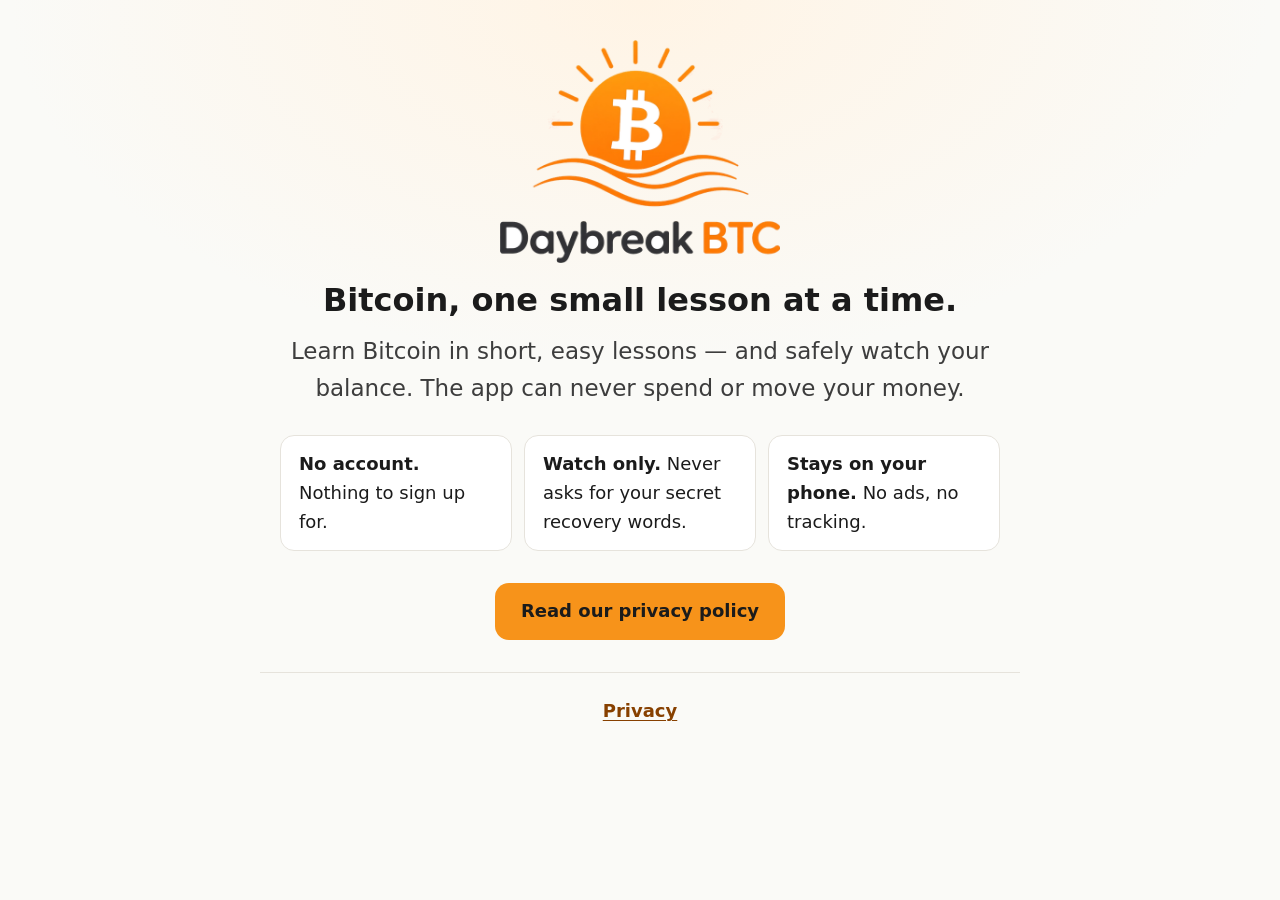
<file: index.html>
<!doctype html>
<html lang="en">
<head>
<meta charset="utf-8">
<meta name="viewport" content="width=device-width, initial-scale=1">
<title>Daybreak BTC — learn Bitcoin, simply</title>
<meta name="description" content="Daybreak BTC teaches you Bitcoin in short, easy lessons and lets you watch your balance. It can never spend or move your money.">
<link rel="icon" href="favicon.ico" sizes="16x16 32x32 48x48">
<link rel="icon" href="favicon-32.png" type="image/png" sizes="32x32">
<link rel="icon" href="icon-192.png" type="image/png" sizes="192x192">
<link rel="apple-touch-icon" href="apple-touch-icon.png">
<meta name="theme-color" content="#FFF4E5">
<link rel="stylesheet" href="styles.css">
</head>
<body class="home">
<main class="hero">
  <h1 class="logo"><img src="logo.png" alt="Daybreak BTC" width="280" height="223"></h1>
  <p class="tagline">Bitcoin, one small lesson at a time.</p>
  <p class="pitch">Learn Bitcoin in short, easy lessons — and safely watch your balance. The app can never spend or move your money.</p>
  <ul class="cards">
    <li><strong>No account.</strong> Nothing to sign up for.</li>
    <li><strong>Watch only.</strong> Never asks for your secret recovery words.</li>
    <li><strong>Stays on your phone.</strong> No ads, no tracking.</li>
  </ul>
  <a class="button" href="privacy/">Read our privacy policy</a>
</main>
<footer class="foot"><a href="privacy/">Privacy</a></footer>
</body>
</html>
</file>
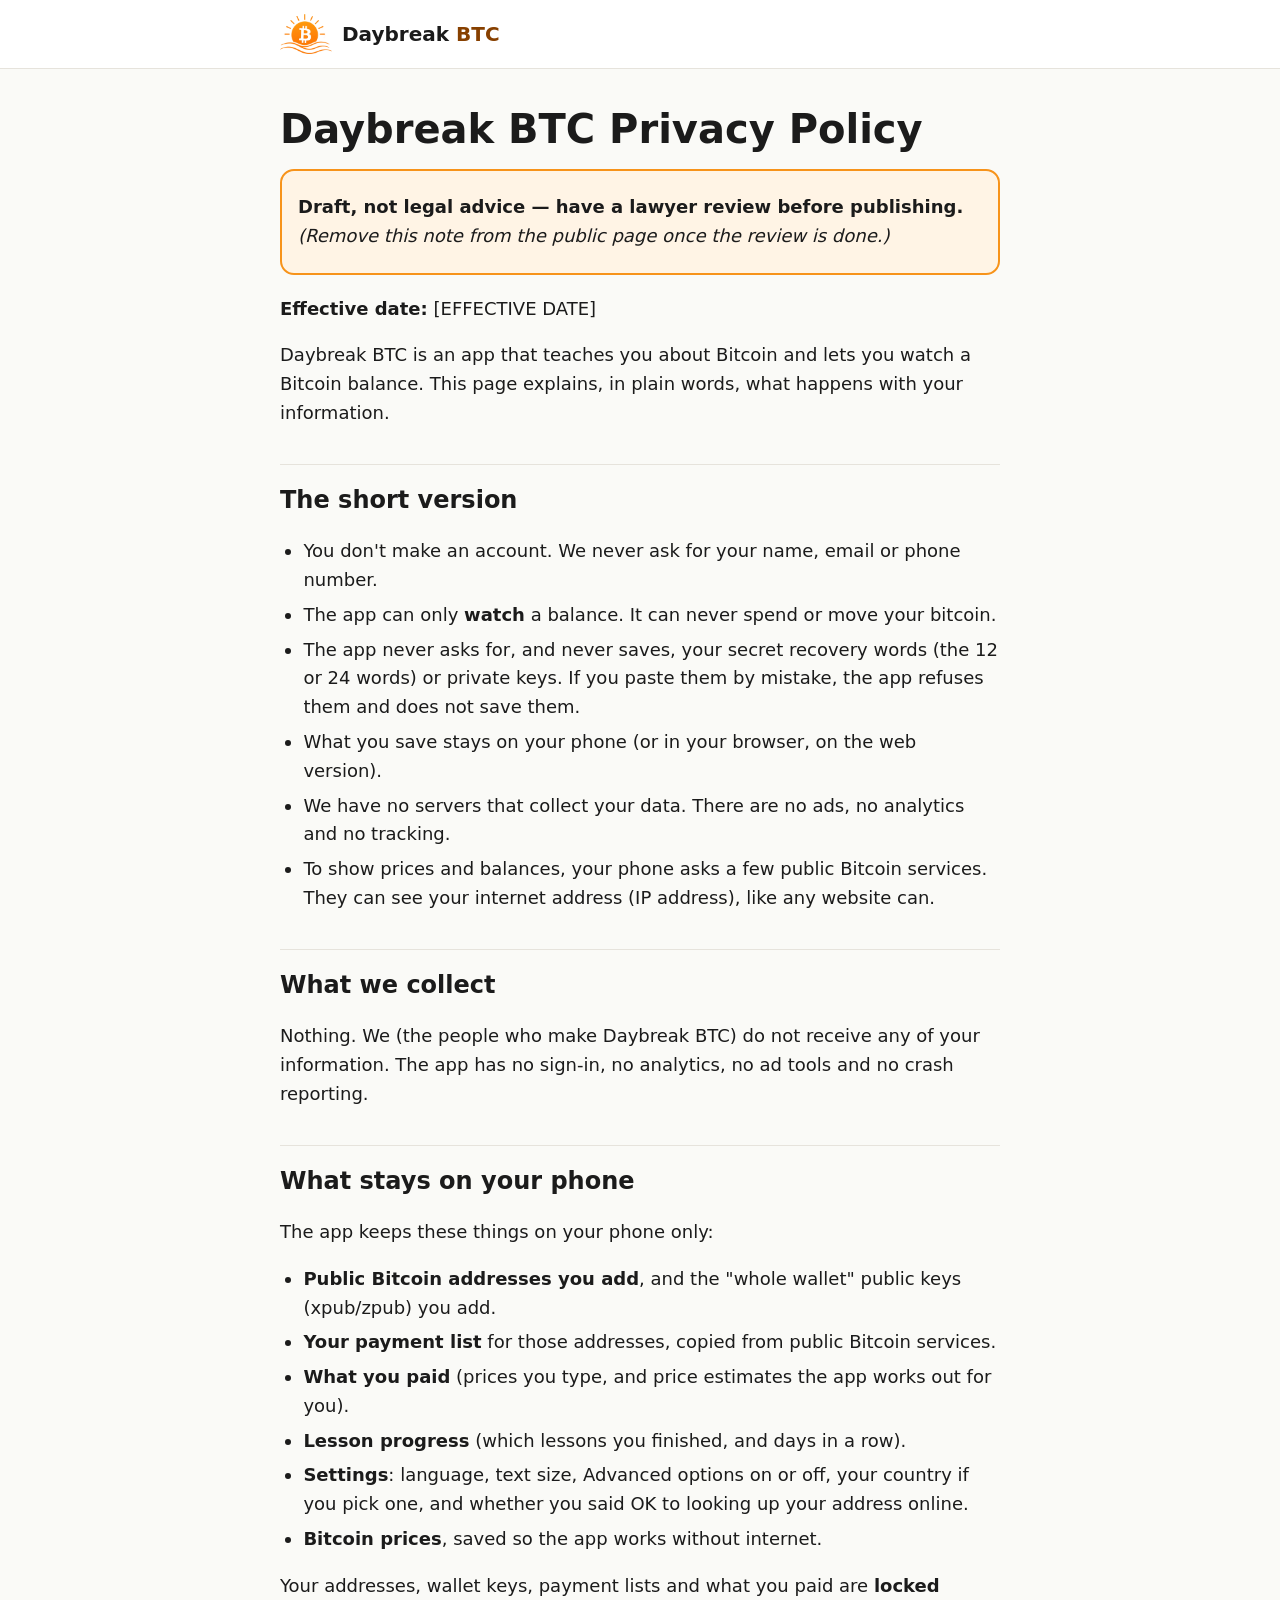
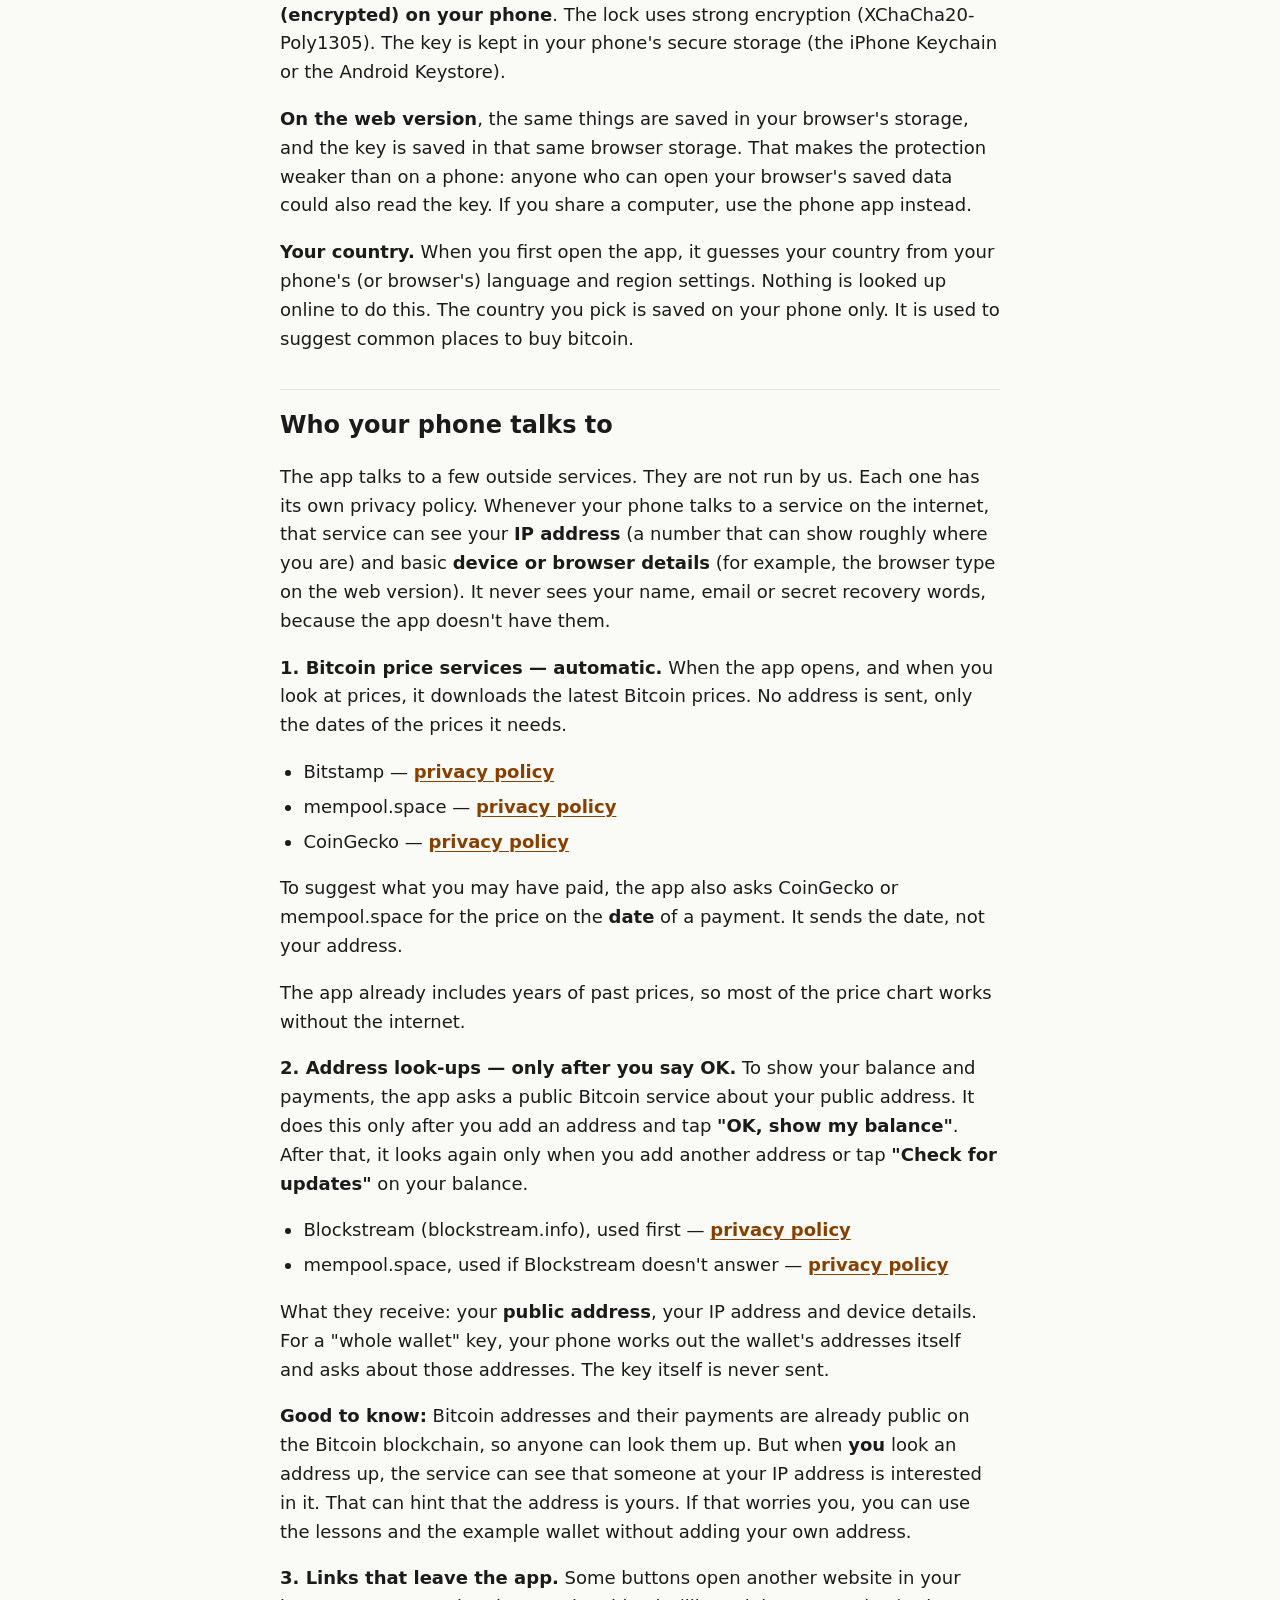
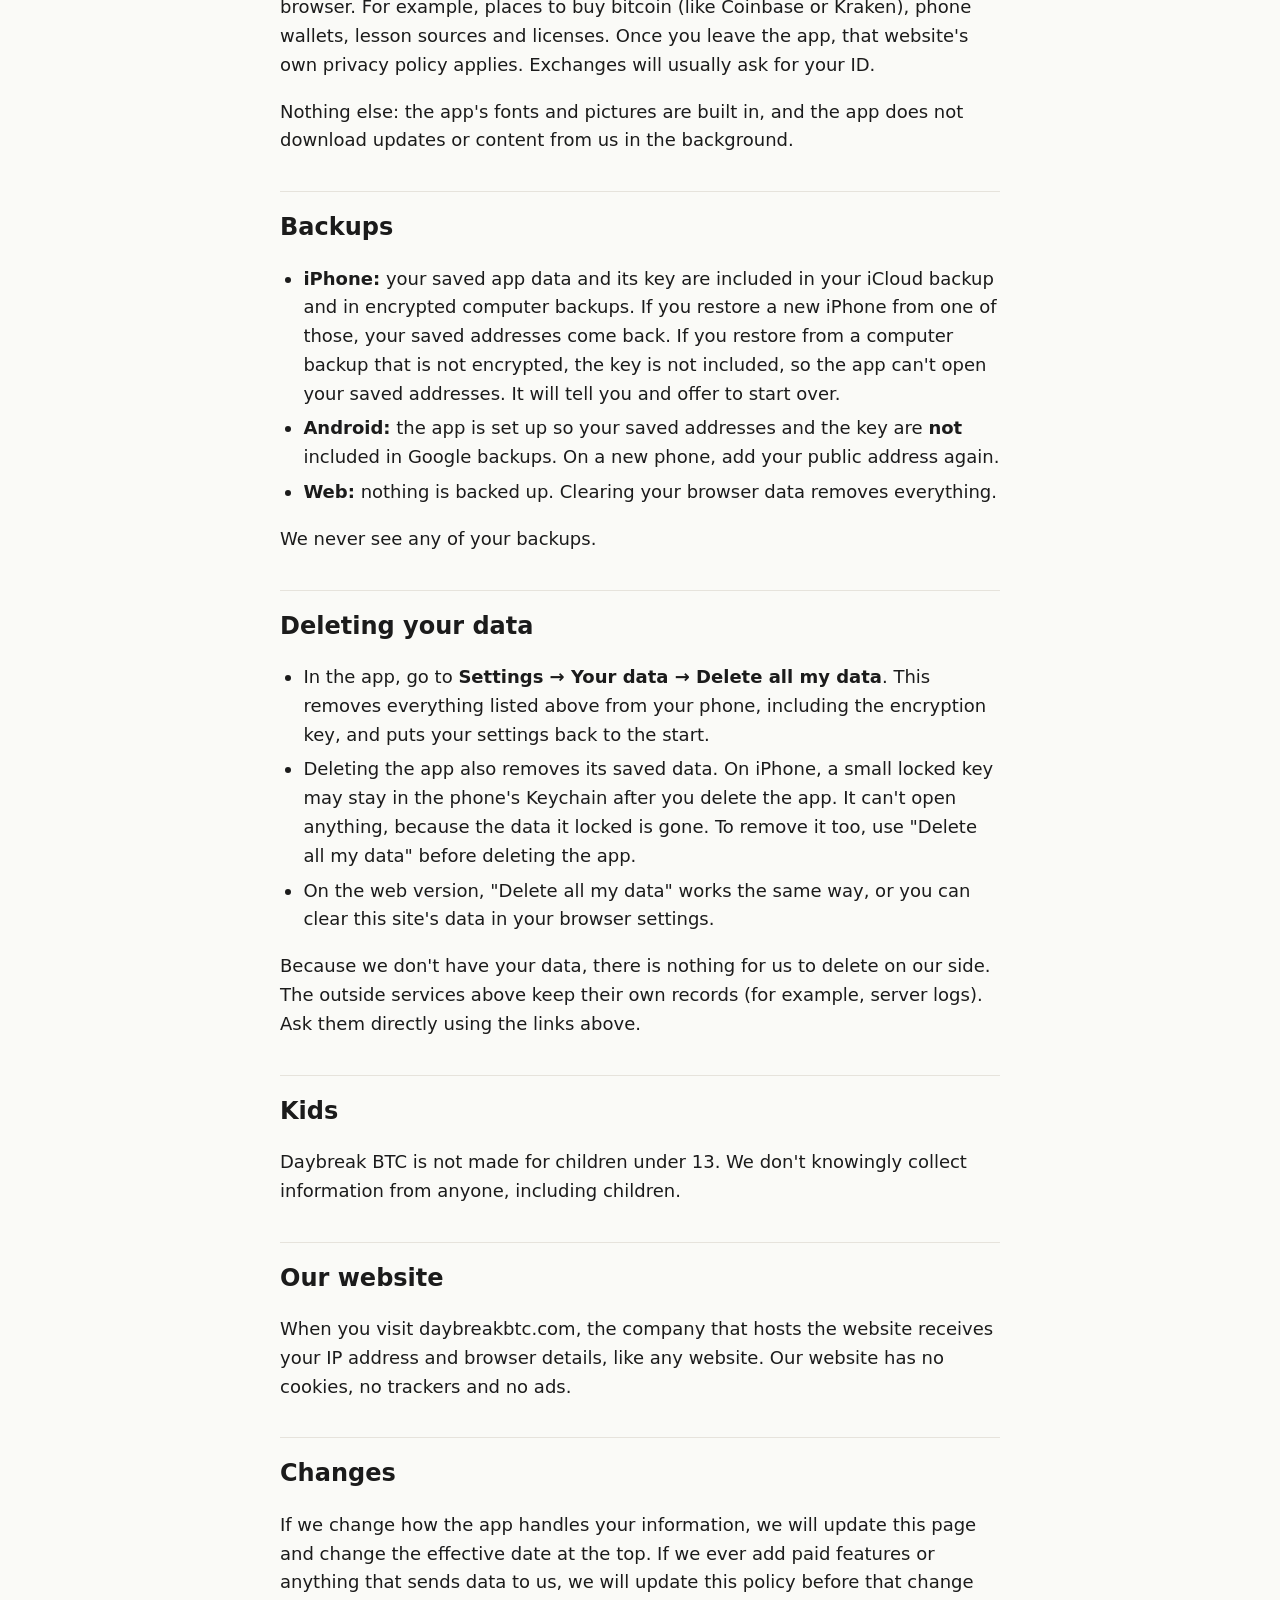
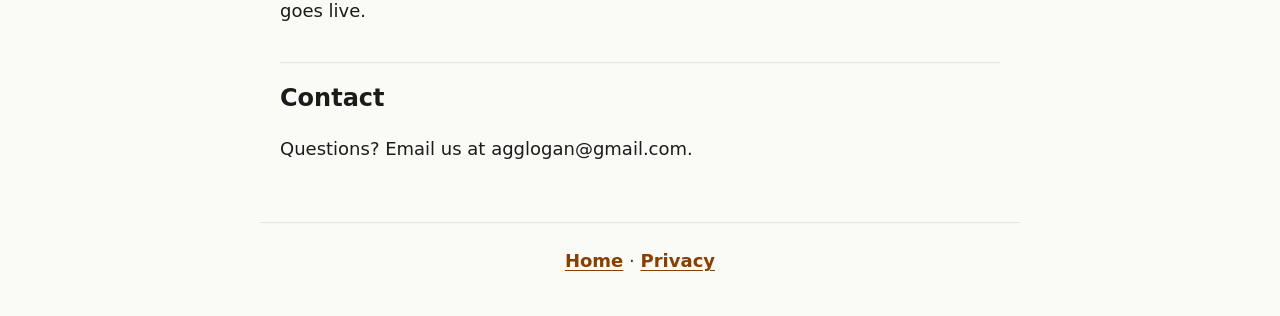
<file: privacy/index.html>
<!doctype html>
<html lang="en">
<head>
<meta charset="utf-8">
<meta name="viewport" content="width=device-width, initial-scale=1">
<title>Daybreak BTC Privacy Policy</title>
<meta name="description" content="How the Daybreak BTC app handles your information, in plain words.">
<link rel="icon" href="../favicon.ico" sizes="16x16 32x32 48x48">
<link rel="icon" href="../favicon-32.png" type="image/png" sizes="32x32">
<link rel="apple-touch-icon" href="../apple-touch-icon.png">
<link rel="stylesheet" href="../styles.css">
</head>
<body>
<!-- Generated from docs/privacy-policy.md by site/build_privacy.py. Edit the Markdown, then re-run. -->
<header class="bar"><a class="brand" href="../"><img src="../mark.png" alt="" width="52" height="40"> <span>Daybreak <span class="btc">BTC</span></span></a></header>
<main class="doc">
<h1>Daybreak BTC Privacy Policy</h1>
<aside class="draft" role="note">
<!-- REMOVE this draft note from the public page once a lawyer has reviewed the policy. -->
<p><strong>Draft, not legal advice — have a lawyer review before publishing.</strong><br>
<em>(Remove this note from the public page once the review is done.)</em></p>
</aside>
<p><strong>Effective date:</strong> [EFFECTIVE DATE]</p>
<p>Daybreak BTC is an app that teaches you about Bitcoin and lets you watch a Bitcoin balance. This page explains, in plain words, what happens with your information.</p>
<h2 id="the-short-version">The short version</h2>
<ul>
  <li>You don't make an account. We never ask for your name, email or phone number.</li>
  <li>The app can only <strong>watch</strong> a balance. It can never spend or move your bitcoin.</li>
  <li>The app never asks for, and never saves, your secret recovery words (the 12 or 24 words) or private keys. If you paste them by mistake, the app refuses them and does not save them.</li>
  <li>What you save stays on your phone (or in your browser, on the web version).</li>
  <li>We have no servers that collect your data. There are no ads, no analytics and no tracking.</li>
  <li>To show prices and balances, your phone asks a few public Bitcoin services. They can see your internet address (IP address), like any website can.</li>
</ul>
<h2 id="what-we-collect">What we collect</h2>
<p>Nothing. We (the people who make Daybreak BTC) do not receive any of your information. The app has no sign-in, no analytics, no ad tools and no crash reporting.</p>
<h2 id="what-stays-on-your-phone">What stays on your phone</h2>
<p>The app keeps these things on your phone only:</p>
<ul>
  <li><strong>Public Bitcoin addresses you add</strong>, and the "whole wallet" public keys (xpub/zpub) you add.</li>
  <li><strong>Your payment list</strong> for those addresses, copied from public Bitcoin services.</li>
  <li><strong>What you paid</strong> (prices you type, and price estimates the app works out for you).</li>
  <li><strong>Lesson progress</strong> (which lessons you finished, and days in a row).</li>
  <li><strong>Settings</strong>: language, text size, Advanced options on or off, your country if you pick one, and whether you said OK to looking up your address online.</li>
  <li><strong>Bitcoin prices</strong>, saved so the app works without internet.</li>
</ul>
<p>Your addresses, wallet keys, payment lists and what you paid are <strong>locked (encrypted) on your phone</strong>. The lock uses strong encryption (XChaCha20-Poly1305). The key is kept in your phone's secure storage (the iPhone Keychain or the Android Keystore).</p>
<p><strong>On the web version</strong>, the same things are saved in your browser's storage, and the key is saved in that same browser storage. That makes the protection weaker than on a phone: anyone who can open your browser's saved data could also read the key. If you share a computer, use the phone app instead.</p>
<p><strong>Your country.</strong> When you first open the app, it guesses your country from your phone's (or browser's) language and region settings. Nothing is looked up online to do this. The country you pick is saved on your phone only. It is used to suggest common places to buy bitcoin.</p>
<h2 id="who-your-phone-talks-to">Who your phone talks to</h2>
<p>The app talks to a few outside services. They are not run by us. Each one has its own privacy policy. Whenever your phone talks to a service on the internet, that service can see your <strong>IP address</strong> (a number that can show roughly where you are) and basic <strong>device or browser details</strong> (for example, the browser type on the web version). It never sees your name, email or secret recovery words, because the app doesn't have them.</p>
<p><strong>1. Bitcoin price services — automatic.</strong> When the app opens, and when you look at prices, it downloads the latest Bitcoin prices. No address is sent, only the dates of the prices it needs.</p>
<ul>
  <li>Bitstamp — <a href="https://www.bitstamp.net/privacy-policy/" rel="noopener noreferrer">privacy policy</a></li>
  <li>mempool.space — <a href="https://mempool.space/privacy-policy" rel="noopener noreferrer">privacy policy</a></li>
  <li>CoinGecko — <a href="https://www.coingecko.com/en/privacy" rel="noopener noreferrer">privacy policy</a></li>
</ul>
<p>To suggest what you may have paid, the app also asks CoinGecko or mempool.space for the price on the <strong>date</strong> of a payment. It sends the date, not your address.</p>
<p>The app already includes years of past prices, so most of the price chart works without the internet.</p>
<p><strong>2. Address look-ups — only after you say OK.</strong> To show your balance and payments, the app asks a public Bitcoin service about your public address. It does this only after you add an address and tap <strong>"OK, show my balance"</strong>. After that, it looks again only when you add another address or tap <strong>"Check for updates"</strong> on your balance.</p>
<ul>
  <li>Blockstream (blockstream.info), used first — <a href="https://blockstream.com/privacy/" rel="noopener noreferrer">privacy policy</a></li>
  <li>mempool.space, used if Blockstream doesn't answer — <a href="https://mempool.space/privacy-policy" rel="noopener noreferrer">privacy policy</a></li>
</ul>
<p>What they receive: your <strong>public address</strong>, your IP address and device details. For a "whole wallet" key, your phone works out the wallet's addresses itself and asks about those addresses. The key itself is never sent.</p>
<p><strong>Good to know:</strong> Bitcoin addresses and their payments are already public on the Bitcoin blockchain, so anyone can look them up. But when <strong>you</strong> look an address up, the service can see that someone at your IP address is interested in it. That can hint that the address is yours. If that worries you, you can use the lessons and the example wallet without adding your own address.</p>
<p><strong>3. Links that leave the app.</strong> Some buttons open another website in your browser. For example, places to buy bitcoin (like Coinbase or Kraken), phone wallets, lesson sources and licenses. Once you leave the app, that website's own privacy policy applies. Exchanges will usually ask for your ID.</p>
<p>Nothing else: the app's fonts and pictures are built in, and the app does not download updates or content from us in the background.</p>
<h2 id="backups">Backups</h2>
<ul>
  <li><strong>iPhone:</strong> your saved app data and its key are included in your iCloud backup and in encrypted computer backups. If you restore a new iPhone from one of those, your saved addresses come back. If you restore from a computer backup that is not encrypted, the key is not included, so the app can't open your saved addresses. It will tell you and offer to start over.</li>
  <li><strong>Android:</strong> the app is set up so your saved addresses and the key are <strong>not</strong> included in Google backups. On a new phone, add your public address again.</li>
  <li><strong>Web:</strong> nothing is backed up. Clearing your browser data removes everything.</li>
</ul>
<p>We never see any of your backups.</p>
<h2 id="deleting-your-data">Deleting your data</h2>
<ul>
  <li>In the app, go to <strong>Settings → Your data → Delete all my data</strong>. This removes everything listed above from your phone, including the encryption key, and puts your settings back to the start.</li>
  <li>Deleting the app also removes its saved data. On iPhone, a small locked key may stay in the phone's Keychain after you delete the app. It can't open anything, because the data it locked is gone. To remove it too, use "Delete all my data" before deleting the app.</li>
  <li>On the web version, "Delete all my data" works the same way, or you can clear this site's data in your browser settings.</li>
</ul>
<p>Because we don't have your data, there is nothing for us to delete on our side. The outside services above keep their own records (for example, server logs). Ask them directly using the links above.</p>
<h2 id="kids">Kids</h2>
<p>Daybreak BTC is not made for children under 13. We don't knowingly collect information from anyone, including children.</p>
<h2 id="our-website">Our website</h2>
<p>When you visit daybreakbtc.com, the company that hosts the website receives your IP address and browser details, like any website. Our website has no cookies, no trackers and no ads.</p>
<h2 id="changes">Changes</h2>
<p>If we change how the app handles your information, we will update this page and change the effective date at the top. If we ever add paid features or anything that sends data to us, we will update this policy before that change goes live.</p>
<h2 id="contact">Contact</h2>
<p>Questions? Email us at agglogan@gmail.com.</p>
</main>
<footer class="foot"><a href="../">Home</a> · <a href="./">Privacy</a></footer>
</body>
</html>
</file>
<file: styles.css>
/* Daybreak BTC site — colors from the app theme (src/theme/tokens.ts). No web fonts, no JS. */
:root {
  --brand: #F7931A;        /* Bitcoin orange: fills */
  --brand-text: #874000;   /* orange text on light backgrounds (AA) */
  --brand-soft: #FFF4E5;
  --brand-soft-strong: #FDE7C8;
  --bg: #FAFAF7;
  --card: #FFFFFF;
  --text: #1B1B1B;
  --muted: #3D3D3D;
  --border: #E6E3DC;
}
* { box-sizing: border-box; }
html { -webkit-text-size-adjust: 100%; }
body {
  margin: 0;
  background: var(--bg);
  color: var(--text);
  font: 18px/1.6 system-ui, -apple-system, "Segoe UI", Roboto, "Noto Sans", Helvetica, Arial, sans-serif;
}
a { color: var(--brand-text); font-weight: 600; text-underline-offset: 3px; }
a:focus-visible { outline: 3px solid var(--brand); outline-offset: 3px; border-radius: 4px; }

.bar { border-bottom: 1px solid var(--border); background: var(--card); }
.brand {
  display: flex; align-items: center; gap: 10px;
  max-width: 760px; margin: 0 auto; padding: 14px 20px;
  color: var(--text); text-decoration: none; font-weight: 800; font-size: 20px;
}

.hero { max-width: 760px; margin: 0 auto; padding: 40px 20px 32px; text-align: center; }
/* the logo sits on the same warm cream as its glow, fading into the page */
body.home { background: radial-gradient(ellipse 900px 520px at 50% 0%, var(--brand-soft) 0%, var(--bg) 70%) no-repeat, var(--bg); }
.brand img { width: 52px; height: 40px; }
.brand .btc { color: var(--brand-text); }

.hero h1.logo { margin: 0 0 18px; line-height: 0; }
.hero h1.logo img { width: min(280px, 72vw); height: auto; }
.hero .logo-sm { width: 180px; height: auto; }
.hero h1 { font-size: clamp(34px, 7vw, 52px); line-height: 1.15; margin: 20px 0 12px; }
.tagline { font-size: clamp(24px, 4.6vw, 32px); font-weight: 800; line-height: 1.2; margin: 0 0 14px; }
.pitch { font-size: clamp(19px, 3.2vw, 23px); color: var(--muted); margin: 0 auto 28px; max-width: 34em; }
.cards { list-style: none; padding: 0; margin: 0 auto 32px; display: grid; gap: 12px; max-width: 760px; text-align: left; }
.cards li { background: var(--card); border: 1px solid var(--border); border-radius: 14px; padding: 14px 18px; }
.button {
  display: inline-block; background: var(--brand); color: var(--text);
  border-radius: 14px; padding: 14px 26px; text-decoration: none; font-weight: 800;
}
.button:hover { background: #e9850c; }

.doc { max-width: 760px; margin: 0 auto; padding: 28px 20px 40px; }
.doc h1 { font-size: clamp(30px, 6vw, 40px); line-height: 1.2; margin: 8px 0 16px; }
.doc h2 {
  font-size: 24px; margin: 36px 0 10px; padding-top: 16px; border-top: 1px solid var(--border);
}
.doc ul { padding-left: 1.3em; }
.doc li { margin: 6px 0; }
.draft {
  background: var(--brand-soft); border: 2px solid var(--brand); border-radius: 14px;
  padding: 4px 16px; margin: 0 0 20px;
}

.foot {
  max-width: 760px; margin: 0 auto; padding: 24px 20px 40px;
  color: var(--muted); border-top: 1px solid var(--border); text-align: center;
}
@media (min-width: 720px) {
  .cards { grid-template-columns: repeat(3, 1fr); }
}
</file>
